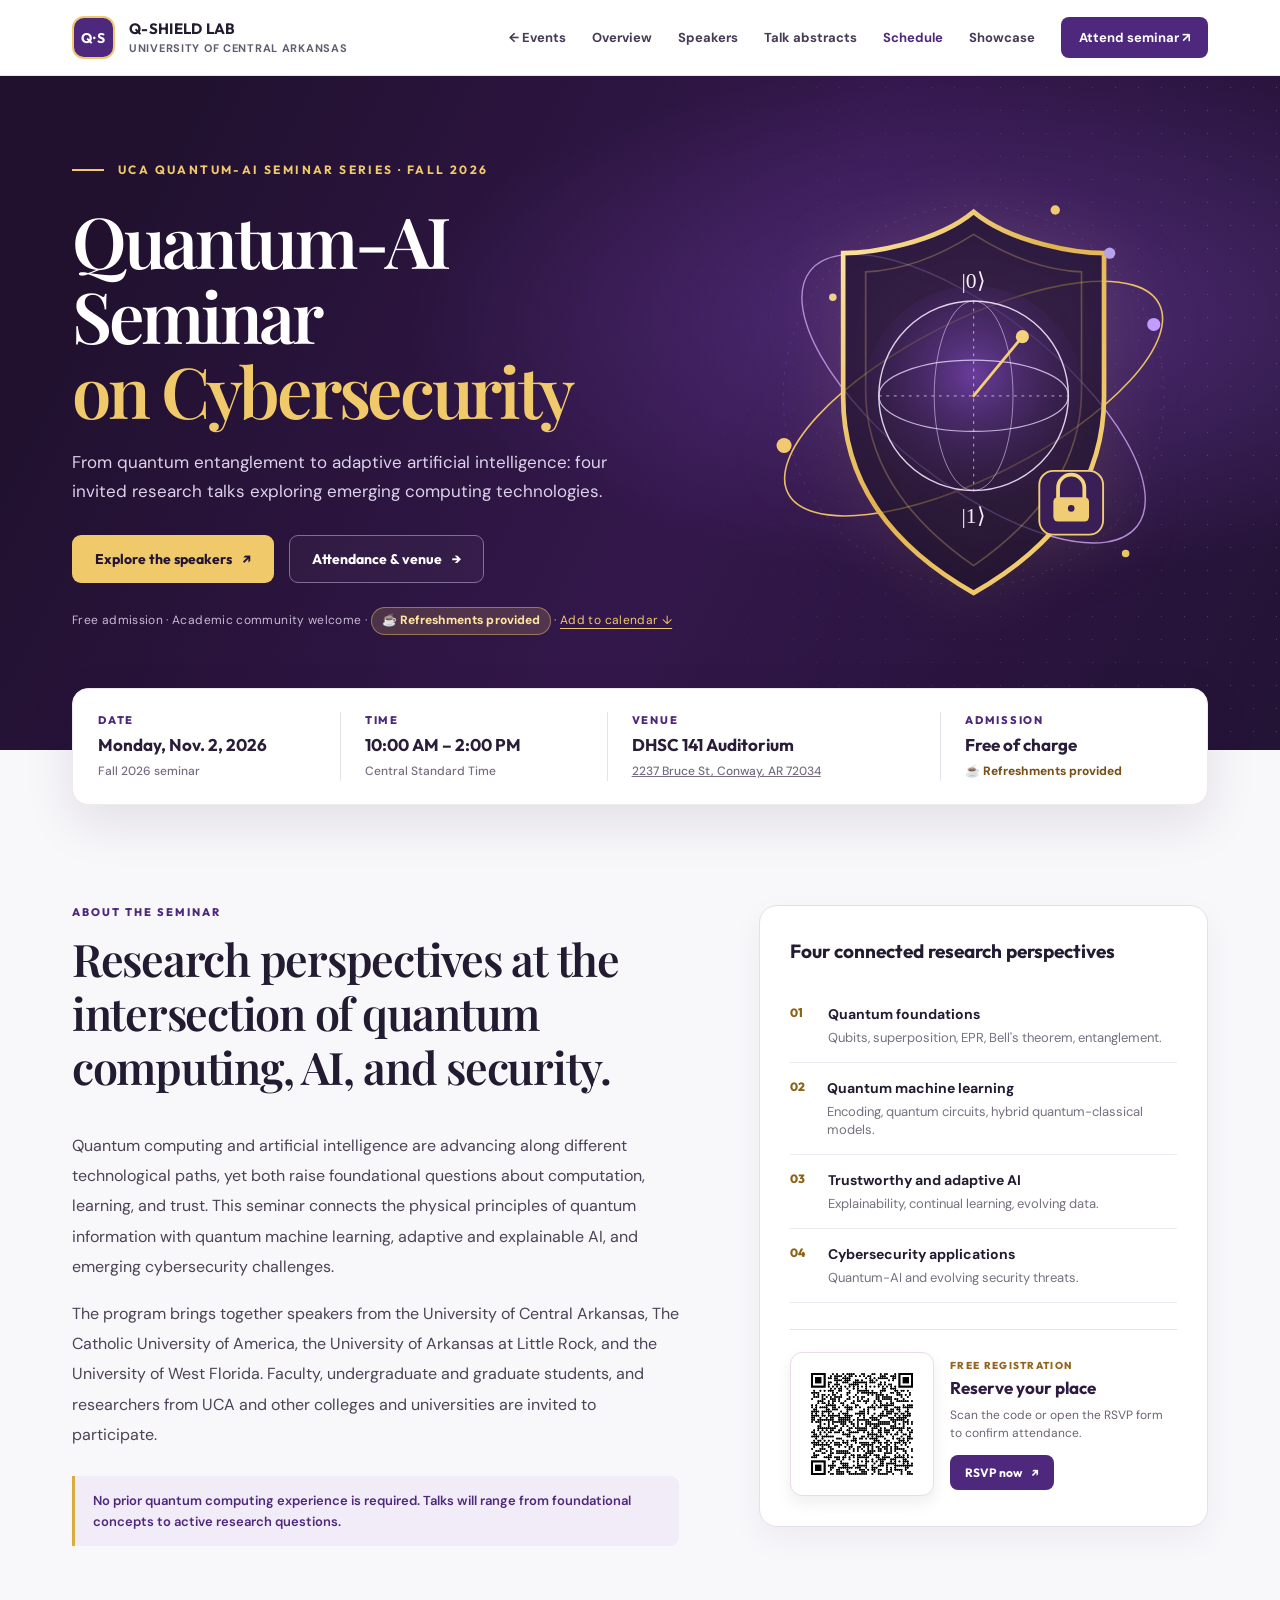
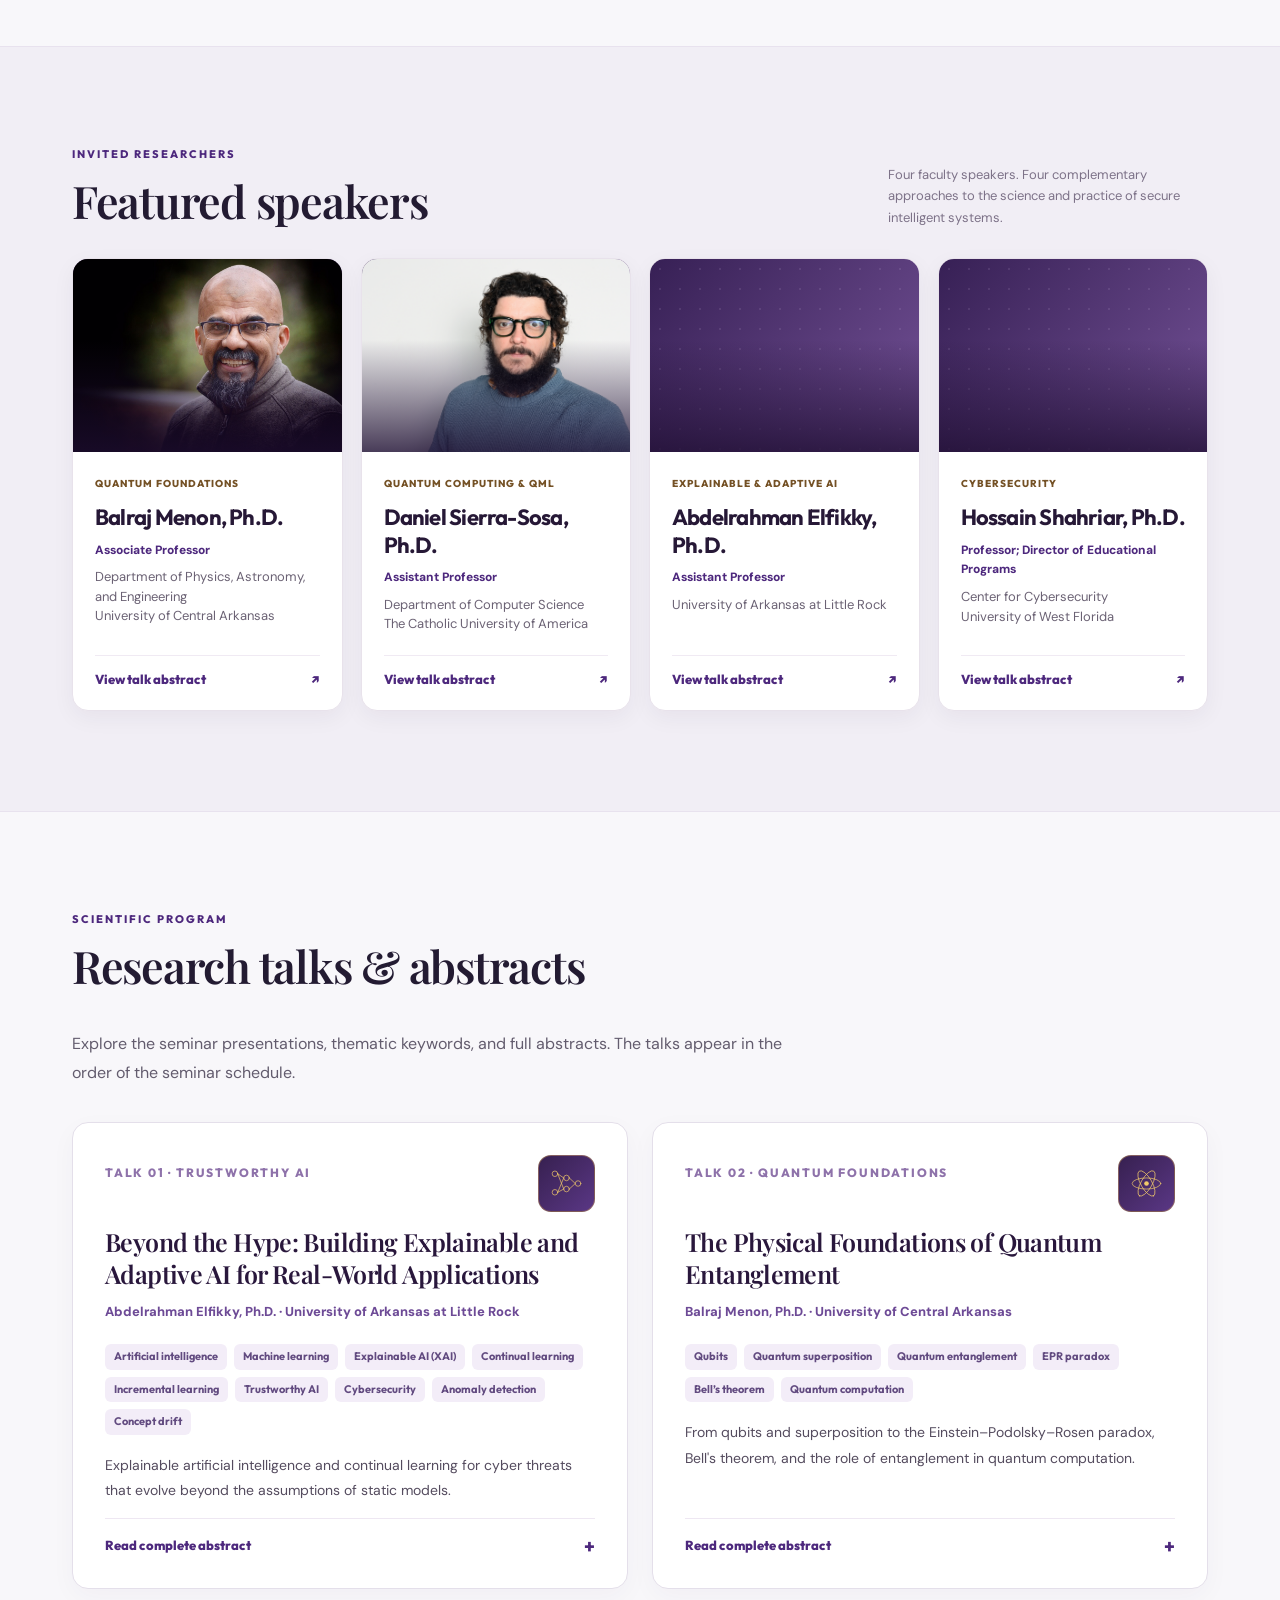
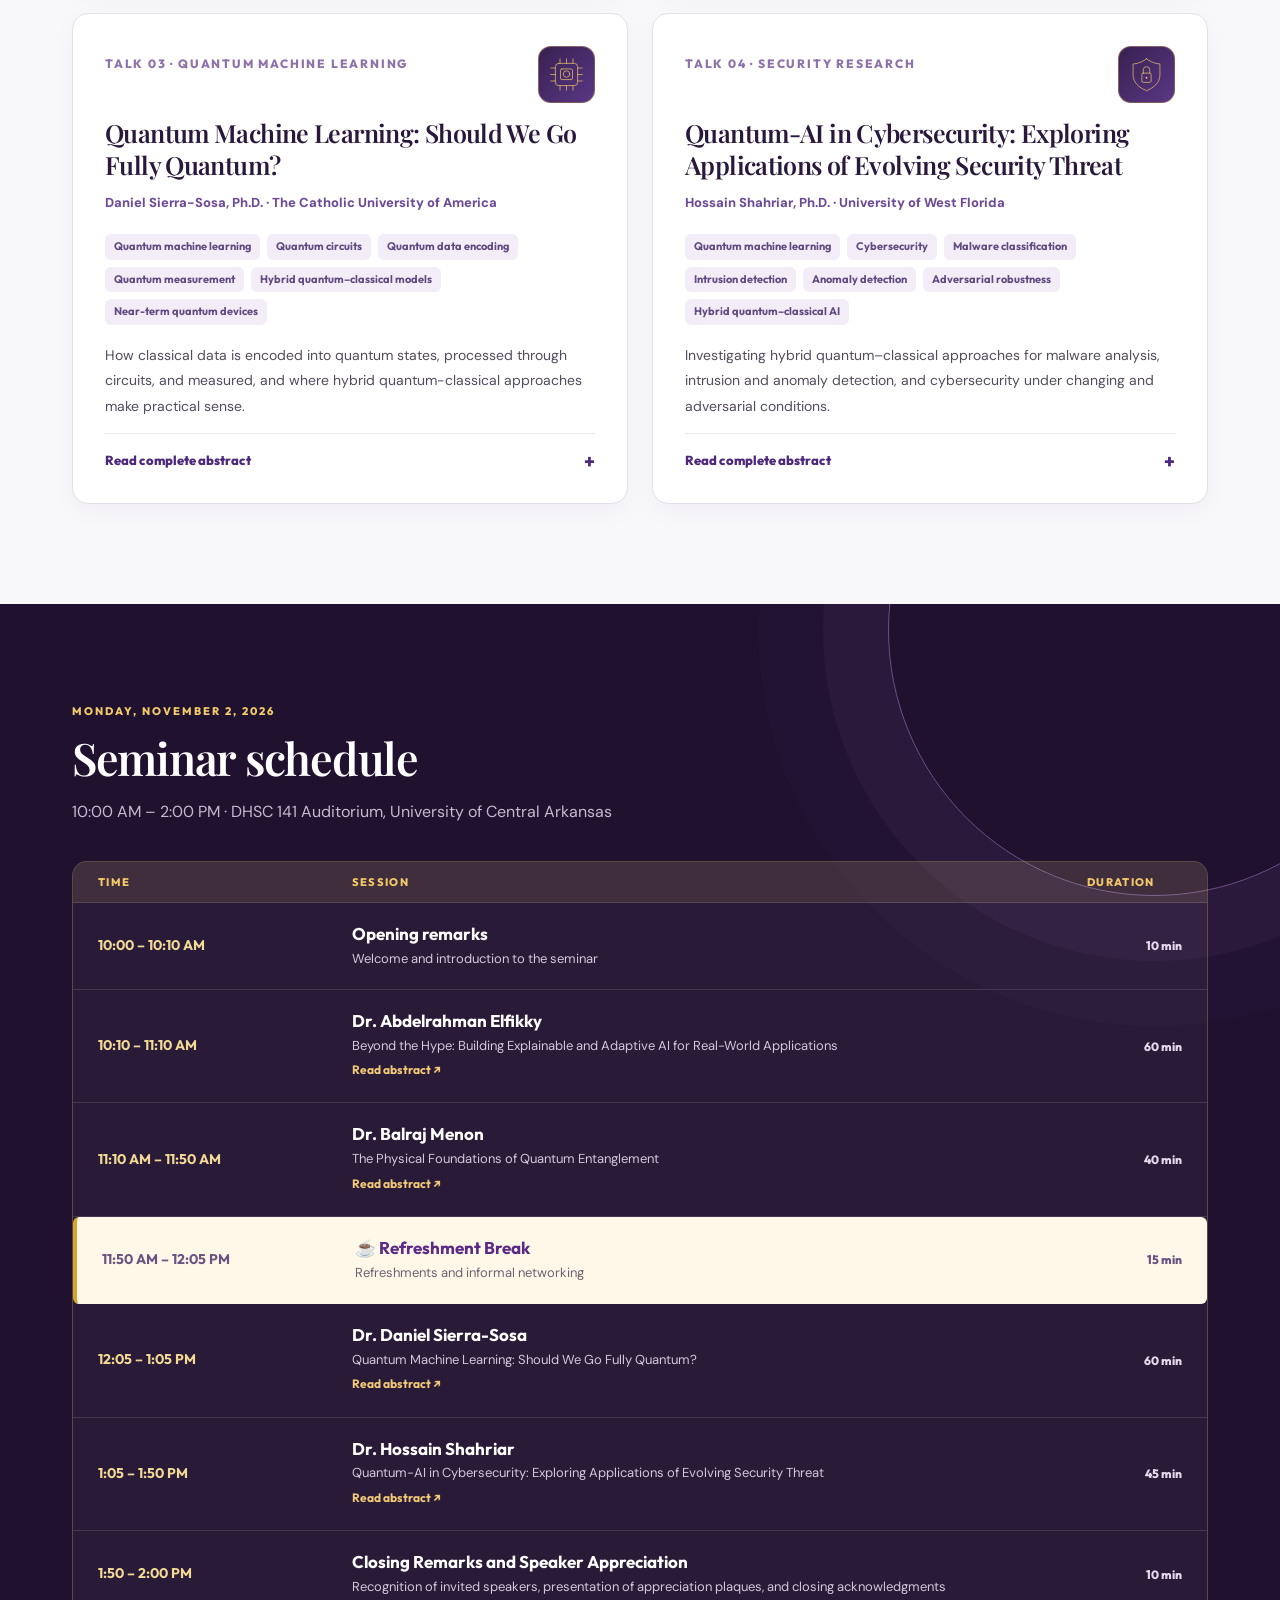
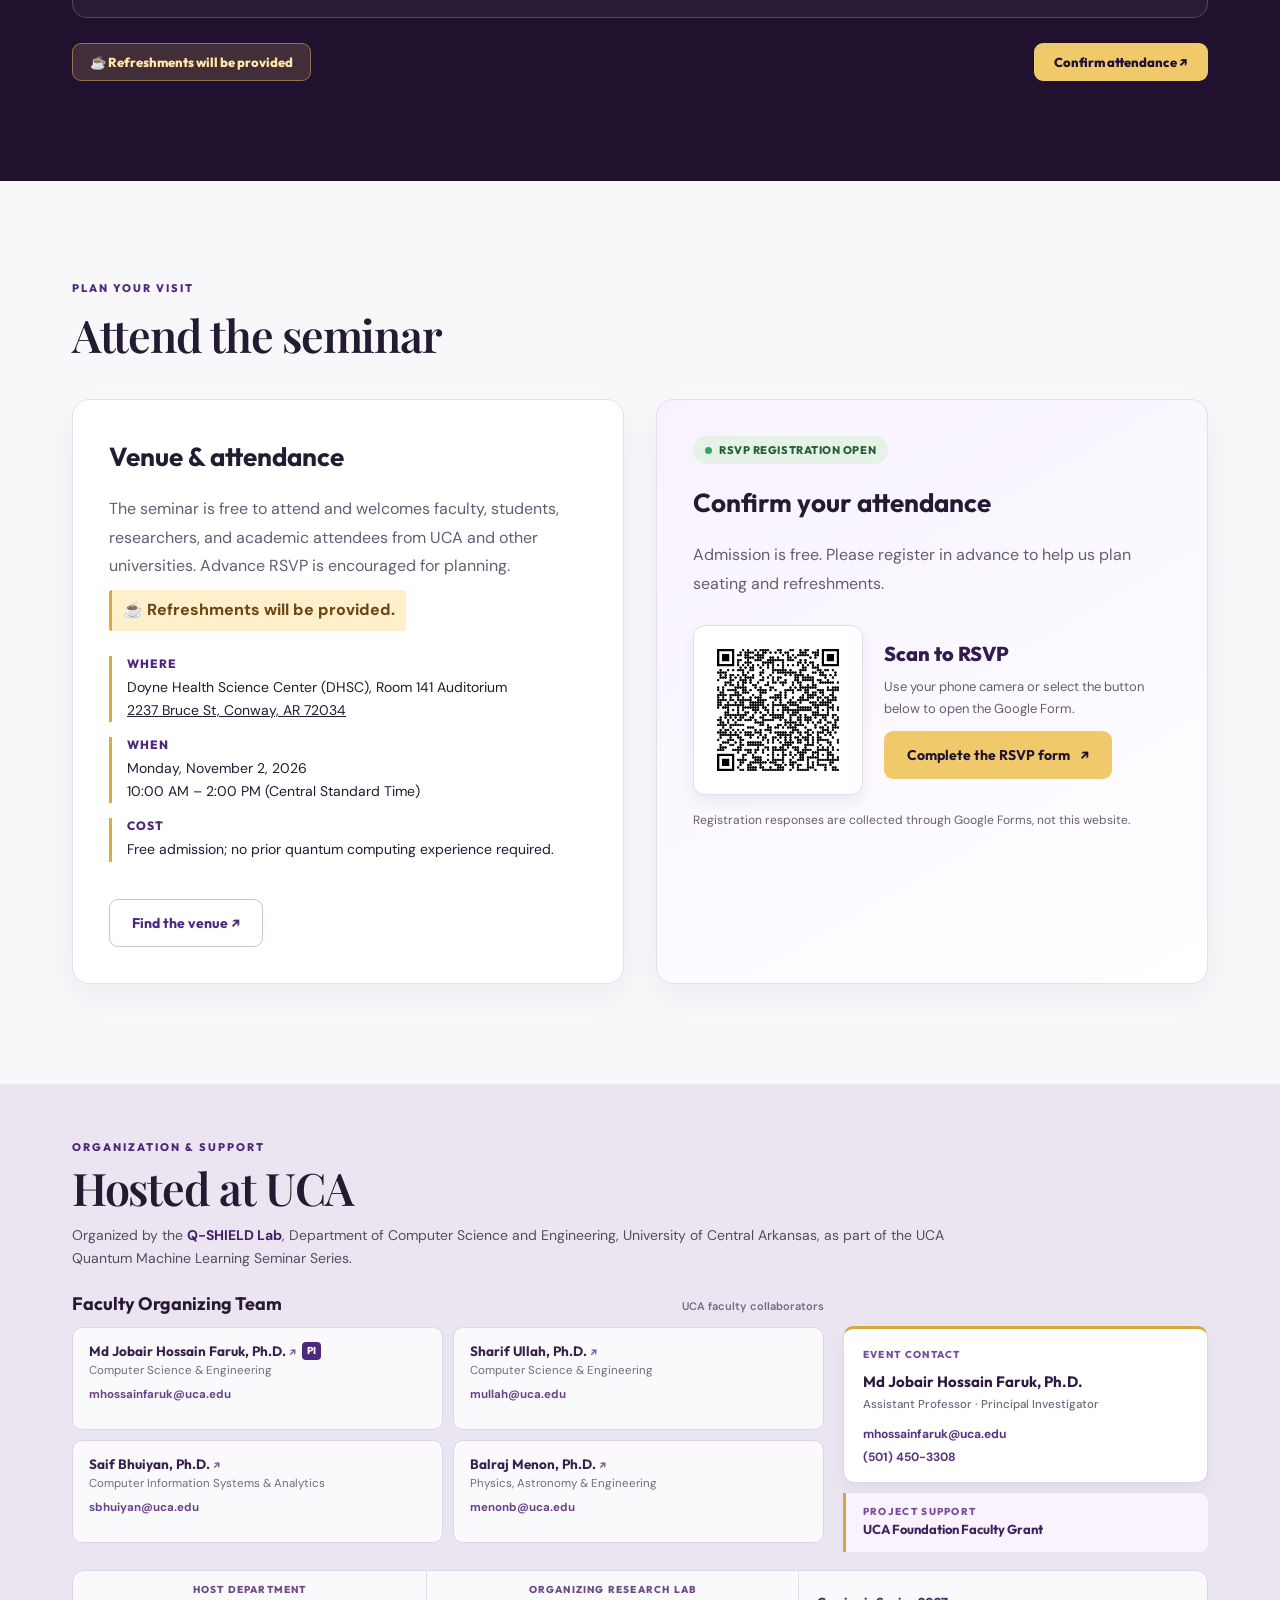
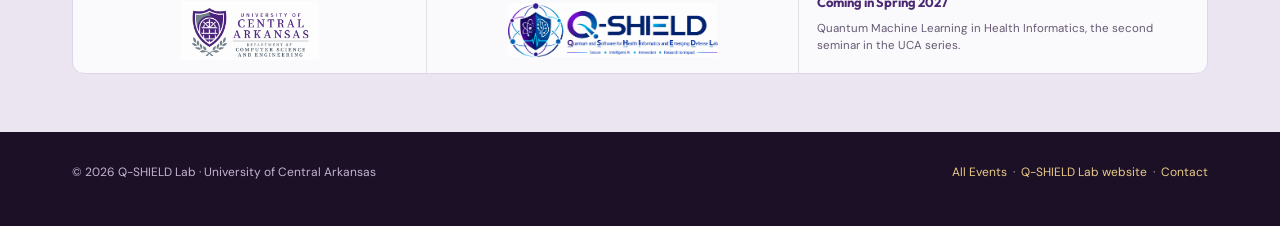
<file: Quantum-AI-Seminar-2026/index.html>
<!DOCTYPE html>

<html lang="en">

<head>

  <meta charset="utf-8">

  <meta name="viewport" content="width=device-width, initial-scale=1">

  <meta name="theme-color" content="#291540">

  <link rel="canonical" href="https://jobair-hossain.github.io/Q-Shield-Lab/Quantum-AI-Seminar-2026/">

  <link rel="icon" href="../assets/img/favicon.svg" type="image/svg+xml">

  <meta name="description" content="Quantum-AI Seminar on Cybersecurity at the University of Central Arkansas, November 2, 2026. Four invited talks on quantum foundations, quantum machine learning, trustworthy AI, and cybersecurity.">

  <title>Quantum-AI Seminar on Cybersecurity | UCA Q-SHIELD Lab</title>

  <link rel="preconnect" href="https://fonts.googleapis.com">

  <link rel="preconnect" href="https://fonts.gstatic.com" crossorigin>

  <link href="https://fonts.googleapis.com/css2?family=DM+Sans:wght@400;500;600;700;800&family=Outfit:wght@400;500;600;700;800&family=Playfair+Display:wght@500;600;700&display=swap" rel="stylesheet">

  <style>

    :root{--deep:#20112f;--deep2:#301845;--purple:#4d287d;--violet:#7551a6;--gold:#f0c96b;--gold2:#d9ac3f;--ink:#231b32;--muted:#635c6e;--paper:#f8f7fa;--stroke:#e4dfea;--white:#fff;--shadow:0 18px 50px rgba(28,16,50,.10)}

    *{box-sizing:border-box}html{scroll-behavior:smooth;scroll-padding-top:84px}body{margin:0;color:var(--ink);background:var(--paper);font:400 16px/1.65 'DM Sans',sans-serif;-webkit-font-smoothing:antialiased}a{color:inherit}button{font:inherit}.wrap{max-width:1200px;margin:0 auto;padding:0 32px}.skip-link{position:absolute;top:-80px;left:15px;background:#fff;color:#24143a;padding:12px;z-index:100}.skip-link:focus{top:12px}.serif{font-family:'Playfair Display',Georgia,serif}h1,h2,h3,p{margin-top:0}h2{font-family:'Playfair Display',Georgia,serif;letter-spacing:-.028em;font-weight:600;font-size:clamp(29px,3.5vw,46px);line-height:1.2}h3{font-family:'Outfit',sans-serif}::selection{background:#e2ceff;color:#220c38}

    .nav{height:76px;background:rgba(255,255,255,.97);border-bottom:1px solid #ebe5ee;position:sticky;top:0;z-index:30;backdrop-filter:blur(12px)}.nav-inner{height:100%;display:flex;align-items:center;justify-content:space-between;gap:18px}.brand{text-decoration:none;display:flex;align-items:center;gap:14px;min-width:0}.brand-mark{display:grid;place-items:center;width:43px;height:43px;background:var(--purple);color:#fff;font:700 14px/1 'Outfit',sans-serif;letter-spacing:.06em;border:2px solid var(--gold);border-radius:12px;flex-shrink:0}.brand-copy{display:flex;flex-direction:column;line-height:1.2}.brand-copy strong{font:700 15px 'Outfit',sans-serif;letter-spacing:.02em}.brand-copy span{font-size:11px;letter-spacing:.065em;color:var(--muted);font-weight:700;text-transform:uppercase;margin-top:4px}.nav-links{display:flex;align-items:center;gap:26px}.nav-links a{font-size:13px;font-weight:700;text-decoration:none;color:#463a55;transition:color .2s}.nav-links a:hover{color:var(--purple)}.nav-register{padding:10px 18px;border-radius:8px;background:var(--purple);color:#fff!important;white-space:nowrap}.nav-register:hover{background:#311852}

    .hero{position:relative;background:radial-gradient(ellipse at 78% 36%,rgba(117,69,176,.46),transparent 42%),linear-gradient(117deg,#21112f 12%,#33174b 55%,#231335 100%);color:#fff;overflow:hidden}.hero:after{content:"";position:absolute;inset:0;opacity:.30;pointer-events:none;background-image:radial-gradient(#bfa9e0 0.8px,transparent 0.8px);background-size:23px 23px;mask-image:linear-gradient(to left,#000,transparent 56%)}.hero-inner{min-height:580px;display:grid;grid-template-columns:1.15fr .85fr;align-items:center;gap:32px;padding-top:86px;padding-bottom:115px;position:relative;z-index:2}.eyebrow{color:var(--gold);font:700 12px/1.4 'Outfit',sans-serif;text-transform:uppercase;letter-spacing:.20em;display:flex;align-items:center;gap:14px}.eyebrow:before{content:"";display:inline-block;height:2px;width:32px;background:var(--gold)}.hero h1{font-family:'Playfair Display',Georgia,serif;font-weight:600;line-height:1.065;letter-spacing:-.047em;font-size:clamp(50px,5.5vw,78px);margin:24px 0 20px;max-width:715px}.hero h1 em{font-style:normal;color:var(--gold);display:block}.hero-lede{max-width:560px;color:#ddd2e9;font-size:17px;line-height:1.7;margin-bottom:30px}.hero-buttons{display:flex;align-items:center;flex-wrap:wrap;gap:15px}.btn{display:inline-flex;justify-content:center;align-items:center;gap:10px;font:700 14px 'Outfit',sans-serif;padding:14px 22px;border-radius:9px;text-decoration:none;transition:transform .18s,background .18s,border .18s;border:1px solid transparent}.btn:hover{transform:translateY(-2px)}.btn-gold{background:var(--gold);color:#211332}.btn-gold:hover{background:#ffdb8a}.btn-outline{border:1px solid #826d99;background:rgba(255,255,255,.03);color:#fff}.btn-outline:hover{background:rgba(255,255,255,.1)}.hero-note{margin-top:24px;color:#c8b9d4;font-size:12px;letter-spacing:.03em}.hero-art{max-width:500px;width:100%;justify-self:end;filter:drop-shadow(0 0 34px rgba(242,202,105,.14))}.hero-art svg{width:100%;height:auto;display:block}.hero-svg-ring{transform-origin:250px 250px;animation:orbital 38s linear infinite}@keyframes orbital{to{transform:rotate(360deg)}}

    .meta-rail{position:relative;z-index:5;margin-top:-62px}.meta-grid{display:grid;grid-template-columns:1fr 1fr 1.25fr 1fr;box-shadow:var(--shadow);background:#fff;border:1px solid #eee8ef;border-radius:16px;overflow:hidden}.meta-cell{padding:24px 25px;position:relative}.meta-cell+.meta-cell:before{content:"";height:60%;width:1px;background:#e7e1eb;position:absolute;left:0;top:20%}.meta-label{font:800 11px 'Outfit',sans-serif;color:var(--purple);letter-spacing:.16em;text-transform:uppercase;margin-bottom:7px}.meta-value{font:700 17px/1.35 'Outfit',sans-serif;color:#2a1d38}.meta-sub{font:500 12px/1.5 'DM Sans',sans-serif;color:#766b81;margin-top:5px}

    main section{scroll-margin-top:110px}.section{padding:100px 0}.section-eyebrow{font:800 11px 'Outfit',sans-serif;letter-spacing:.18em;color:var(--purple);text-transform:uppercase;margin:0 0 13px}.section-intro{max-width:750px;color:var(--muted);font-size:16px;line-height:1.8}.overview-grid{display:grid;grid-template-columns:1.15fr .85fr;gap:80px;align-items:start}.overview-copy p{line-height:1.9;color:#4c4357;font-size:16px}.topic-board{background:#fff;padding:30px;border:1px solid var(--stroke);border-radius:18px;box-shadow:0 12px 32px rgba(47,22,74,.05)}.topic-board h3{margin:0 0 21px;font-size:19px}.topic-item{display:flex;gap:14px;align-items:start;padding:14px 0;border-bottom:1px solid #eee9f0}.topic-item:last-child{border-bottom:0;padding-bottom:0}.topic-num{font:800 12px 'Outfit',sans-serif;color:#8c6215;width:24px;padding-top:2px}.topic-item strong{display:block;font-size:14px;margin-bottom:3px}.topic-item small{display:block;font-size:13px;color:#777080;line-height:1.45}.intro-note{border-left:3px solid var(--gold2);padding:14px 18px;background:#f2ecf8;color:var(--purple);border-radius:0 9px 9px 0;margin-top:25px;font-weight:600;font-size:13px}

    .speakers-section{background:#f1eef5;border-top:1px solid #e8e2ee;border-bottom:1px solid #e8e2ee}.section-header{display:flex;justify-content:space-between;align-items:end;gap:25px;margin-bottom:30px}.section-header h2{margin-bottom:0}.section-caption{color:#7d7288;font-size:13px;max-width:320px}.speaker-grid{display:grid;grid-template-columns:repeat(4,1fr);gap:18px}.speaker-card{background:#fff;border:1px solid #e8e2eb;border-radius:16px;overflow:hidden;box-shadow:0 7px 22px rgba(39,18,62,.05);display:flex;flex-direction:column;transition:transform .2s,box-shadow .2s}.speaker-card:hover{transform:translateY(-4px);box-shadow:0 16px 30px rgba(39,18,62,.10)}.speaker-art{height:154px;background:radial-gradient(circle at 75% 30%,rgba(195,153,243,.30),transparent 45%),linear-gradient(132deg,#301848,#5a3582);display:flex;align-items:center;justify-content:space-between;padding:25px;position:relative;overflow:hidden;color:var(--gold)}.speaker-art:before{content:"";position:absolute;inset:0;background-image:radial-gradient(#ceb7dd 0.85px,transparent 0.85px);background-size:20px 20px;opacity:.13}.speaker-art .initials{font:600 55px 'Playfair Display',serif;opacity:.2;color:#fff;position:absolute;right:20px;bottom:3px}.speaker-art svg{height:70px;width:70px;stroke:currentColor;position:relative;z-index:1;fill:none;stroke-width:1.3}.speaker-topic{font:800 10px 'Outfit',sans-serif;text-transform:uppercase;letter-spacing:.10em;color:#745125;margin-bottom:14px}.speaker-details{padding:25px 22px 23px;flex:1;display:flex;flex-direction:column}.speaker-details h3{font-size:22px;line-height:1.25;letter-spacing:-.035em;margin-bottom:9px;color:#261836}.speaker-rank{font-size:12px;color:var(--purple);font-weight:800;margin:0 0 7px}.speaker-inst{font-size:13px;color:#6b6274;line-height:1.5;margin:0 0 21px}.speaker-link{border-top:1px solid #f0eaf3;padding-top:15px;margin-top:auto;font:800 13px 'Outfit',sans-serif;text-decoration:none;color:var(--purple)}.speaker-link span{float:right}

    .talks-grid{display:grid;grid-template-columns:1fr 1fr;gap:24px;margin-top:35px}.talk{background:#fff;border-radius:16px;border:1px solid var(--stroke);padding:32px;box-shadow:0 8px 26px rgba(45,21,74,.035);display:flex;flex-direction:column}.talk-number{font:800 12px 'Outfit',sans-serif;color:#8e72aa;letter-spacing:.15em;margin-bottom:14px}.talk h3{font:600 25px/1.28 'Playfair Display',Georgia,serif;letter-spacing:-.025em;color:#29173c;margin-bottom:11px}.talk-presenter{font-size:13px;font-weight:800;color:#6d4a96;margin-bottom:21px}.talk p{color:#544b5e;font-size:14px;line-height:1.8}.talk details{border-top:1px solid #eee7f2;margin-top:auto;padding-top:18px}.talk summary{font:800 13px 'Outfit',sans-serif;color:var(--purple);cursor:pointer;list-style:none;display:flex;justify-content:space-between}.talk summary::-webkit-details-marker{display:none}.talk summary:after{content:'+';font-size:19px;line-height:1}.talk details[open] summary:after{content:'−'}.talk details .full{margin-top:17px;padding-top:15px;border-top:1px dashed #e7dceb}.talk details .full p:last-child{margin-bottom:0}.keyword-list{display:flex;flex-wrap:wrap;gap:7px;margin-bottom:18px}.keyword-list span{background:#f3edf8;color:#624b80;font:700 11px 'Outfit',sans-serif;padding:6px 9px;border-radius:6px}.awaiting{padding:12px 14px;border-radius:8px;background:#faf7ef;font-size:13px;color:#71542a;margin-top:auto}

    .program{background:var(--deep);color:#fff;position:relative;overflow:hidden}.program:before{content:"";position:absolute;top:-240px;right:-140px;width:530px;height:530px;border:1px solid #6d5187;border-radius:50%;box-shadow:0 0 0 65px rgba(127,98,156,.07),0 0 0 130px rgba(127,98,156,.035)}.program .section-eyebrow{color:var(--gold)}.program h2{max-width:620px}.program-copy{color:#c6b9cf;max-width:700px}.program-grid{margin-top:38px;display:grid;grid-template-columns:repeat(4,1fr);gap:15px;position:relative}.program-step{border:1px solid #5d436e;background:rgba(255,255,255,.035);border-radius:14px;padding:25px 21px;min-height:170px}.program-step small{color:var(--gold);font:800 12px 'Outfit',sans-serif;letter-spacing:.12em}.program-step strong{display:block;font:700 18px/1.35 'Outfit',sans-serif;margin:14px 0 8px}.program-step p{color:#bfb0cb;font-size:13px;line-height:1.6;margin:0}.program-note{font-size:12px;color:#ac9eb9;margin:21px 0 0}

    .attend-grid{display:grid;grid-template-columns:1fr 1fr;gap:32px;align-items:stretch}.attend-card{border:1px solid var(--stroke);border-radius:17px;background:#fff;padding:36px;box-shadow:0 12px 32px rgba(43,21,67,.05)}.attend-card h3{font-size:26px;margin-bottom:16px}.attend-card p{color:#665c71;line-height:1.8}.attend-card .btn{margin-top:12px}.venue-facts{display:grid;gap:15px;margin:25px 0}.venue-facts div{border-left:3px solid var(--gold2);padding-left:15px}.venue-facts strong{display:block;font:800 12px 'Outfit',sans-serif;color:var(--purple);text-transform:uppercase;letter-spacing:.08em}.venue-facts span{display:block;margin-top:5px;font-size:14px}.rsvp-card{background:linear-gradient(150deg,#f8f2ff,#fff)}.rsvp-status{display:inline-flex;align-items:center;gap:7px;background:#f1e8fa;color:var(--purple);border-radius:20px;padding:7px 12px;font:800 11px 'Outfit',sans-serif;letter-spacing:.05em;text-transform:uppercase;margin-bottom:18px}.dot{width:7px;height:7px;border-radius:100%;background:#916ab7;display:inline-block}.registration-help{font-size:12px!important;margin-top:15px}.rsvp-primary{display:none}.rsvp-fallback{display:inline-flex}

    .organizer{background:#ebe5f1}.organizer-inner{display:grid;grid-template-columns:1fr 1fr;gap:60px}.organizer h2{margin-bottom:18px}.organizer p{color:#594e63}.org-lockup{background:#fff;border:1px solid #e0d7e9;border-radius:17px;padding:30px;display:flex;gap:20px;align-items:center}.org-monogram{border-radius:12px;background:var(--purple);color:var(--gold);padding:17px;font:800 18px 'Outfit',sans-serif;border:2px solid var(--gold2);white-space:nowrap}.org-lockup strong{font:700 19px 'Outfit',sans-serif;color:#261a38;display:block}.org-lockup small{display:block;color:#62576c;margin-top:5px;font-size:12px;line-height:1.7}.faculty-team{display:grid;gap:7px;font-size:12px;color:#60576a;border-left:3px solid var(--gold2);padding-left:16px;margin:20px 0}.faculty-team strong{font:800 13px 'Outfit',sans-serif;color:var(--purple)}.contact-inline a{color:var(--purple);font-weight:700;text-decoration:none}.contact-inline a:hover{text-decoration:underline}

    .footer{background:#1c1027;color:#c4b4d1;padding:31px 0;font-size:12px}.footer-inner{display:flex;justify-content:space-between;gap:20px;align-items:center}.footer a{color:#e9cb87;text-decoration:none}.footer a:hover{text-decoration:underline}

    :focus-visible{outline:3px solid #e0b641;outline-offset:4px}

    @media(max-width:1000px){.speaker-grid{grid-template-columns:repeat(2,1fr)}.hero-inner{grid-template-columns:1.1fr .9fr}.hero h1{font-size:clamp(48px,5vw,65px)}.overview-grid{gap:30px}.meta-cell{padding:20px 17px}.meta-value{font-size:15px}}

    @media(max-width:720px){.wrap{padding:0 20px}.nav{height:70px}.nav-inner{gap:8px}.brand-copy span{display:none}.nav-links{gap:12px}.nav-links a:not(.nav-register){display:none}.nav-register{font-size:12px;padding:10px 14px}.hero-inner{display:flex;flex-direction:column;gap:5px;align-items:start;padding-top:66px;padding-bottom:100px}.hero h1{font-size:clamp(46px,10vw,68px)}.hero-art{width:min(320px,78%);align-self:center;opacity:.8;margin-top:-20px}.hero-lede{font-size:15px}.meta-grid{grid-template-columns:1fr 1fr}.meta-cell:nth-child(3):before{display:none}.meta-cell:nth-child(n+3){border-top:1px solid #e8e1ec}.section{padding:68px 0}.overview-grid,.talks-grid,.attend-grid,.organizer-inner{grid-template-columns:1fr;gap:20px}.section-header{display:block}.section-caption{margin-top:12px}.program-grid{grid-template-columns:1fr 1fr}.org-lockup{padding:20px}.footer-inner{display:block}.footer-inner p{margin-bottom:10px}}

    @media(max-width:470px){.speaker-grid,.program-grid{grid-template-columns:1fr}.speaker-art{height:120px}.speaker-details h3{font-size:23px}.meta-cell{padding:17px 14px}.meta-value{font-size:14px}.meta-sub{font-size:11px}.talk{padding:25px}.attend-card{padding:26px}.brand-copy strong{font-size:12px}.brand-mark{width:39px;height:39px}.btn{font-size:13px}}

    @media(prefers-reduced-motion:reduce){html{scroll-behavior:auto}*,*:before,*:after{animation:none!important;transition:none!important}}

    @media print{.nav,.hero-art,.hero-buttons,.footer{display:none}.hero{color:#24143a;background:white}.hero h1,.hero h1 em{color:#24143a}.hero-inner{min-height:0;padding:20px 0}.hero-lede{color:#24143a}.meta-rail{margin:0}.section{padding:25px 0}.speaker-grid{grid-template-columns:repeat(4,1fr)}.speaker-art{height:80px}.talks-grid{display:block}.talk{break-inside:avoid;margin-bottom:20px}}

    /* Faculty portrait cards. Images are hosted locally in this seminar folder. */

    .speaker-art{height:193px;padding:0;justify-content:center;background:linear-gradient(130deg,#372055,#735196)}

    .speaker-art:before{z-index:0;opacity:.13}

    .speaker-photo{display:block;width:100%;height:100%;position:absolute;inset:0;object-fit:cover;object-position:center 22%;z-index:0;transition:transform .35s ease;filter:saturate(.94)}

    .speaker-card:hover .speaker-photo{transform:scale(1.035)}

    .speaker-art--menon .speaker-photo{object-position:center 19%}

    .speaker-art--elfikky .speaker-photo{object-position:center 20%}

    .speaker-art--sierra .speaker-photo{object-position:center 16%}

    .speaker-art--shahriar .speaker-photo{object-position:center 23%}

    .speaker-photo-scrim{position:absolute;z-index:1;inset:42% 0 0;background:linear-gradient(to bottom,transparent,rgba(30,13,49,.78));pointer-events:none}

    .speaker-art .initials{display:none}

    .speaker-art.photo-missing .initials{display:block;opacity:.42;position:relative;z-index:2;right:auto;bottom:auto;font-size:68px}

    .speaker-photo-label{position:absolute;left:17px;bottom:20px;z-index:2;font:800 13px/1.15 'Outfit',sans-serif;letter-spacing:.015em;color:#fff;text-shadow:0 1px 7px rgba(19,6,37,.62)}

    .speaker-photo-credit{position:absolute;right:10px;bottom:5px;z-index:3;font:600 9px 'DM Sans',sans-serif;color:rgba(255,255,255,.9);text-decoration:none}

    .speaker-photo-credit:hover{text-decoration:underline}

    .talk-top{display:flex;align-items:start;justify-content:space-between;gap:16px;margin-bottom:14px}

    .talk-top .talk-number{margin:10px 0 0}

    .talk-symbol{display:grid;place-items:center;flex:0 0 57px;width:57px;height:57px;background:linear-gradient(135deg,#372050,#5a3785);color:var(--gold);border:1px solid rgba(201,153,80,.46);border-radius:13px}

    .talk-symbol svg{width:37px;height:37px;fill:none;stroke:currentColor;stroke-width:1.5;stroke-linecap:round;stroke-linejoin:round}

    .abstract-draft-note{font-size:12px!important;line-height:1.5!important;background:#fff9ed;border-left:3px solid #d9ad55;color:#6c5027!important;padding:10px 13px;border-radius:0 7px 7px 0;margin-bottom:21px}

    .keyword-list{gap:7px}

    .keyword-list span{line-height:1.25}

    @media(max-width:470px){.speaker-art{height:220px}.speaker-photo-label{font-size:15px}}

    @media print{.speaker-art{height:105px}.speaker-photo-credit{display:none}}

  
/* 2026 event update: registration, schedule, and Q-SHIELD logo */
.nav-schedule{color:var(--purple)!important}
.refreshments-pill{display:inline-block;background:rgba(240,201,107,.17);border:1px solid rgba(240,201,107,.45);border-radius:40px;padding:3px 10px;color:#ffe4a3;font-weight:800;letter-spacing:.005em}
.meta-refreshments{color:#7a5015;font-weight:800}
.board-rsvp{margin-top:26px;padding-top:22px;border-top:1px solid #e7deeb;display:grid;grid-template-columns:144px minmax(0,1fr);gap:16px;align-items:center}
.board-qr-link,.rsvp-qr-link{display:inline-flex;justify-content:center;align-items:center;background:#fff;padding:6px;border:1px solid #e6dced;border-radius:12px;box-shadow:0 7px 16px rgba(32,17,47,.07);width:max-content;max-width:100%;flex-shrink:0}
.board-qr-link img,.rsvp-qr-link img{display:block;max-width:100%;height:auto;image-rendering:auto}
.board-rsvp-kicker{font:800 10px 'Outfit',sans-serif;letter-spacing:.13em;text-transform:uppercase;color:#93651e;margin-bottom:5px}
.board-rsvp-content strong{display:block;font:700 17px/1.3 'Outfit',sans-serif;color:#2f1a42}
.board-rsvp-content p{font-size:12px;line-height:1.55;color:#6c6173;margin:7px 0 12px}
.board-rsvp-button{display:inline-flex;align-items:center;gap:9px;padding:10px 15px;border-radius:8px;text-decoration:none;font:700 12px 'Outfit',sans-serif;background:var(--purple);color:#fff;transition:background .2s}
.board-rsvp-button:hover{background:#311852}
.schedule-layout{position:relative;z-index:1}.program h2{max-width:none;margin-bottom:14px}
.schedule-table{margin-top:36px;border-radius:15px;border:1px solid rgba(240,201,107,.26);overflow:hidden;background:rgba(255,255,255,.045);position:relative}
.schedule-row{display:grid;grid-template-columns:minmax(180px,1.3fr) minmax(0,4fr) 95px;align-items:center;gap:22px;padding:20px 25px;border-bottom:1px solid rgba(255,255,255,.12)}
.schedule-row:last-child{border-bottom:0}
.schedule-head{background:rgba(240,201,107,.11);color:var(--gold);font:800 11px 'Outfit',sans-serif;letter-spacing:.12em;text-transform:uppercase;padding-top:13px;padding-bottom:13px}
.schedule-time{font:700 14px/1.4 'Outfit',sans-serif;color:#f2d995}
.schedule-content strong{display:block;font:700 17px/1.35 'Outfit',sans-serif;color:#fff;margin-bottom:3px}
.schedule-content span{display:block;color:#d2c7dd;font-size:13px;line-height:1.55}
.schedule-content a{display:inline-block;color:#f0ca76;font:700 12px 'Outfit',sans-serif;margin-top:6px;text-decoration:none}
.schedule-content a:hover{text-decoration:underline}
.schedule-duration{color:#e4d8ed;font:800 12px 'Outfit',sans-serif;text-align:right;white-space:nowrap}
.schedule-bottom{display:flex;align-items:center;justify-content:space-between;gap:18px;margin-top:25px;flex-wrap:wrap}
.schedule-refresh{background:rgba(240,201,107,.16);color:#ffe6a5;border:1px solid rgba(240,201,107,.45);padding:10px 17px;border-radius:9px;font:800 13px 'Outfit',sans-serif}
.schedule-rsvp{text-decoration:none;background:var(--gold);color:#221132;padding:11px 20px;font:800 13px 'Outfit',sans-serif;border-radius:9px}
.refreshments-inline{color:#6c4614;display:inline-block;background:#fff0cb;border-left:3px solid #d9ac3f;padding:6px 11px;border-radius:3px;margin-top:9px;font-weight:800}
.rsvp-action-grid{display:grid;grid-template-columns:170px minmax(0,1fr);gap:21px;align-items:center;margin-top:26px;margin-bottom:12px}
.rsvp-action-content strong{font:800 20px 'Outfit',sans-serif;color:#321b4e}
.rsvp-action-content p{font-size:13px;line-height:1.65;margin-top:7px;margin-bottom:8px}
.rsvp-action-content .btn{margin-top:4px}
.rsvp-card .rsvp-status{background:#e7f2e6;color:#245f36}
.rsvp-card .dot{background:#38a365}
.org-logo-card{padding:22px;background:#fff;display:block;overflow:hidden}
.org-logo-image{display:block;width:100%;height:auto;max-height:235px;object-fit:contain}
@media(max-width:1100px){.board-rsvp{grid-template-columns:110px minmax(0,1fr)}.board-qr-link img{width:110px;height:110px}.rsvp-action-grid{grid-template-columns:140px minmax(0,1fr)}.rsvp-qr-link img{width:140px;height:140px}.nav-links{gap:17px}}
@media(max-width:720px){.nav-links a:not(.nav-register):not(.nav-schedule){display:none}.nav-links a.nav-schedule{display:inline-flex!important;font-size:12px!important}.schedule-row{grid-template-columns:minmax(0,1fr) 70px;gap:8px 14px;padding:17px 18px}.schedule-head{display:none}.schedule-time{grid-column:1/-1;font-size:12px}.schedule-content strong{font-size:15px}.schedule-duration{align-self:start}.board-rsvp{grid-template-columns:126px 1fr}.board-qr-link img{width:126px;height:126px}.rsvp-action-grid{grid-template-columns:140px minmax(0,1fr)}}
@media(max-width:470px){.board-rsvp{grid-template-columns:96px 1fr;gap:11px}.board-qr-link{padding:3px}.board-qr-link img{width:96px;height:96px}.board-rsvp-content strong{font-size:14px}.board-rsvp-content p{font-size:11px}.board-rsvp-button{padding:8px 11px;font-size:11px}.rsvp-action-grid{grid-template-columns:1fr;justify-items:start}.rsvp-action-content .btn{font-size:12px}.org-logo-card{padding:13px}.nav-links{gap:9px}.nav-register{padding:9px 10px}.brand{gap:8px}.brand-copy strong{font-size:11px}.brand-mark{width:35px;height:35px}}
@media print{.schedule-table{border:1px solid #bbb;background:#fff}.schedule-row{color:#222;border-color:#ddd}.schedule-time,.schedule-content strong,.schedule-content span,.schedule-duration{color:#222}.rsvp-qr-link,.board-qr-link{box-shadow:none}}

  
/* Student Research & Capstone Showcase: standalone component. */
.showcase-section{background:#fff;border-bottom:1px solid #e9e2ee}
.showcase-layout{display:grid;grid-template-columns:minmax(0,1.18fr) minmax(290px,.82fr);align-items:center;gap:clamp(34px,5vw,75px)}
.showcase-copy h2{max-width:680px;margin-bottom:25px}
.showcase-copy h2 span{color:var(--purple)}
.showcase-copy p{max-width:690px;font-size:16px;line-height:1.85;color:#504758;margin-bottom:16px}
.showcase-tags{display:flex;flex-wrap:wrap;gap:10px;margin-top:27px}
.showcase-tags span{font:700 12px/1.3 'Outfit',sans-serif;color:#563479;background:#f3eff8;border:1px solid #e5dcec;border-radius:50px;padding:9px 14px}
.showcase-feature{position:relative;overflow:hidden;border-radius:20px;padding:35px 36px;background:linear-gradient(145deg,#29153e,#4a286b);color:#fff;box-shadow:0 20px 42px rgba(42,20,67,.14)}
.showcase-feature:before{content:"";position:absolute;width:240px;height:240px;right:-120px;top:-120px;border:1px solid rgba(240,201,107,.35);border-radius:100%;box-shadow:0 0 0 38px rgba(240,201,107,.035),0 0 0 78px rgba(240,201,107,.025);pointer-events:none}
.showcase-icon{display:flex;align-items:center;justify-content:center;width:82px;height:82px;border:1px solid rgba(240,201,107,.48);border-radius:17px;background:rgba(255,255,255,.045);color:var(--gold);margin-bottom:24px}
.showcase-icon svg{width:58px;height:58px}
.showcase-feature-label{font:800 11px/1.4 'Outfit',sans-serif;letter-spacing:.16em;text-transform:uppercase;color:var(--gold);margin-bottom:10px}
.showcase-feature h3{font:600 28px/1.24 'Playfair Display',Georgia,serif;margin-bottom:13px;letter-spacing:-.02em;color:#fff}
.showcase-feature p{color:#e3d9ed;font-size:14px;line-height:1.75;margin:0 0 20px}
.showcase-feature-link{color:var(--gold);font:800 13px 'Outfit',sans-serif;text-decoration:none;border-bottom:1px solid rgba(240,201,107,.55);padding-bottom:4px}
.showcase-feature-link:hover,.showcase-feature-link:focus-visible{color:#ffe2a0;border-color:#ffe2a0}
@media(max-width:820px){.showcase-layout{grid-template-columns:1fr;gap:32px}.showcase-feature{max-width:600px}}
@media(max-width:470px){.showcase-feature{padding:28px 24px}.showcase-feature h3{font-size:25px}.showcase-tags span{font-size:11px}}
@media print{.showcase-section{background:white}.showcase-feature{background:white;color:#29153e;border:1px solid #bbb;box-shadow:none}.showcase-feature h3,.showcase-feature p,.showcase-feature-label,.showcase-feature-link{color:#29153e}}


/* ================================================
   COMPACT ORGANIZATION & SUPPORT: Seminar 2026
   Replace the previous org2026 CSS block with this.
   ================================================ */
.organizer.org2026-section{padding:56px 0 58px;background:#ebe5f1}
.org2026-header{margin-bottom:22px}
.org2026-header .section-eyebrow{margin-bottom:7px}
.org2026-header h2{margin:0 0 10px}
.organizer .org2026-intro{font-size:14px;line-height:1.65;max-width:900px;margin:0;color:#574b61}
.org2026-intro strong{color:#422267}
.org2026-main{display:grid;grid-template-columns:minmax(0,1.75fr) minmax(265px,.85fr);gap:19px;align-items:stretch}
.org2026-team-area{min-width:0}
.org2026-team-heading{display:flex;gap:14px;align-items:baseline;justify-content:space-between;margin-bottom:11px}
.org2026-team-heading h3{font:700 18px/1.3 'Outfit',sans-serif;color:#281936;margin:0}
.org2026-team-heading>span{font:600 11px 'DM Sans',sans-serif;color:#776985;white-space:nowrap}
.org2026-directory{display:grid;grid-template-columns:repeat(2,minmax(0,1fr));gap:10px}
.org2026-person{display:flex;flex-direction:column;align-items:start;justify-content:start;min-width:0;min-height:103px;padding:14px 16px;background:rgba(255,255,255,.76);border:1px solid #dfd5e6;border-radius:10px}
.org2026-person-top{display:flex;align-items:center;gap:6px;min-width:0;width:100%;margin-bottom:3px}
.org2026-person-name{font:700 13.5px/1.38 'Outfit',sans-serif;color:#39214f;text-decoration:none}
.org2026-person-name:hover,.org2026-email:hover{text-decoration:underline;text-underline-offset:3px}
.org2026-person-name span{font-size:11px;color:#805ca4}
.org2026-pi{flex:0 0 auto;font:800 10px/1 'Outfit',sans-serif;background:#4d287d;color:white;border-radius:4px;padding:4px 5px}
.org2026-dept{font:400 11.5px/1.4 'DM Sans',sans-serif;color:#746a7a}
.org2026-email{font:700 11.5px/1.45 'DM Sans',sans-serif;color:#68438c;text-decoration:none;overflow-wrap:anywhere;margin-top:7px}
.org2026-side{display:grid;grid-template-rows:1fr auto;gap:10px;min-width:0;padding-top:34px}
.org2026-contact-card{min-width:0;display:flex;flex-direction:column;align-items:start;gap:5px;padding:19px 19px 16px;background:#fff;border:1px solid #ded3e7;border-top:3px solid #d5a93e;border-radius:11px;box-shadow:0 8px 18px rgba(36,19,55,.045)}
.org2026-kicker{font:800 10px/1.35 'Outfit',sans-serif;color:#7b4a9b;letter-spacing:.13em;margin-bottom:5px}
.org2026-contact-card>strong{font:700 15px/1.3 'Outfit',sans-serif;color:#2e1a40}
.org2026-contact-rank{font:500 11.5px/1.5 'DM Sans',sans-serif;color:#72667b;margin-bottom:6px}
.org2026-contact-card a{font:700 12px/1.5 'DM Sans',sans-serif;color:#583282;text-decoration:none;overflow-wrap:anywhere}
.org2026-contact-card a:hover{text-decoration:underline;text-underline-offset:3px}
.org2026-grant{padding:12px 17px 13px;border-left:3px solid #d5a93e;background:#f8f3fc;border-radius:0 9px 9px 0}
.org2026-grant .org2026-kicker{margin-bottom:3px}
.org2026-grant strong{display:block;font:700 13px/1.35 'Outfit',sans-serif;color:#3d2460}
.org2026-brand-strip{display:grid;grid-template-columns:minmax(0,1fr) minmax(0,1.05fr) minmax(0,1.15fr);gap:0;margin-top:18px;border:1px solid #ded5e6;border-radius:12px;background:rgba(255,255,255,.78);overflow:hidden;align-items:center}
.org2026-brand-item{min-width:0;padding:13px 18px;display:flex;flex-direction:column;align-items:center;gap:5px;border-right:1px solid #e6dfea}
.org2026-brand-item>span{font:800 10px/1.2 'Outfit',sans-serif;letter-spacing:.12em;color:#6d4b86}
.org2026-brand-item img{width:100%;max-width:195px;height:59px;object-fit:contain;display:block}
.org2026-brand-lab img{max-width:210px;height:59px}
.org2026-next{padding:12px 18px}
.org2026-next strong{font:700 13px/1.35 'Outfit',sans-serif;color:#4b2973}
.organizer .org2026-next p{font-size:11.5px;line-height:1.5;color:#675a73;margin:4px 0 0}
@media(max-width:850px){
  .org2026-main{grid-template-columns:1fr}
  .org2026-side{grid-template-columns:1.2fr .8fr;grid-template-rows:auto;padding-top:0;align-items:stretch}
  .org2026-brand-strip{grid-template-columns:1fr 1fr}
  .org2026-brand-lab{border-right:0}
  .org2026-next{grid-column:1/-1;border-top:1px solid #e6dfea;text-align:center}
}
@media(max-width:520px){
  .organizer.org2026-section{padding:48px 0}
  .org2026-team-heading{display:block}
  .org2026-team-heading>span{display:block;margin-top:5px}
  .org2026-directory{grid-template-columns:1fr}
  .org2026-person{min-height:auto}
  .org2026-side{grid-template-columns:1fr}
  .org2026-brand-strip{grid-template-columns:1fr}
  .org2026-brand-item{border-right:0;border-bottom:1px solid #e6dfea}
  .org2026-next{grid-column:auto;border-top:0}
}

    
/* Refreshment break */
.schedule-row.schedule-break {
  background: #FFF8E8;
  border-left: 4px solid #D4A72C;
  border-radius: 6px;
}

.schedule-break .schedule-content strong {
  color: #5B2A86;
  font-weight: 700;
}

.schedule-break .schedule-content span {
  color: #6B6470;
}

.schedule-break .schedule-time,
.schedule-break .schedule-duration {
  color: #6B5280;
}


</style>

  <script type="application/ld+json">

  {"@context":"https://schema.org","@type":"EducationEvent","name":"Quantum-AI Seminar on Cybersecurity","startDate":"2026-11-02T10:00:00-06:00","endDate":"2026-11-02T14:00:00-06:00","eventAttendanceMode":"https://schema.org/OfflineEventAttendanceMode","location":{"@type":"Place","name":"DHSC 141 Auditorium, Doyne Health Science Center","address":{"@type":"PostalAddress","addressLocality":"Conway","addressRegion":"AR","addressCountry":"US"}},"organizer":{"@type":"Organization","name":"Q-SHIELD Lab, University of Central Arkansas"},"isAccessibleForFree":true,"description":"An interdisciplinary university seminar presenting quantum entanglement, quantum machine learning, adaptive AI, and cybersecurity research."}

  </script>

</head>

<body>

<a class="skip-link" href="#main">Skip to content</a>

<header class="nav">

  <div class="wrap nav-inner">

    <a class="brand" href="../index.html" aria-label="Q-SHIELD Lab home"><span class="brand-mark">Q·S</span><span class="brand-copy"><strong>Q-SHIELD LAB</strong><span>University of Central Arkansas</span></span></a>

    <nav class="nav-links" aria-label="Event navigation">

      <a href="../events.html">← Events</a>

      <a href="#overview">Overview</a><a href="#speakers">Speakers</a><a href="#talks">Talk abstracts</a><a href="#schedule" class="nav-schedule">Schedule</a><a href="#showcase">Showcase</a><a href="#attend" class="nav-register">Attend seminar ↗</a>

    </nav>

  </div>

</header>

<main id="main">

<section class="hero" aria-labelledby="event-title">

  <div class="wrap hero-inner">

    <div>

      <div class="eyebrow">UCA Quantum-AI Seminar Series · Fall 2026</div>

      <h1 id="event-title">Quantum-AI Seminar <em>on Cybersecurity</em></h1>

      <p class="hero-lede">From quantum entanglement to adaptive artificial intelligence: four invited research talks exploring emerging computing technologies.</p>

      <div class="hero-buttons"><a class="btn btn-gold" href="#speakers">Explore the speakers <span aria-hidden="true">↗</span></a><a class="btn btn-outline" href="#attend">Attendance &amp; venue <span aria-hidden="true">→</span></a></div>

      <div class="hero-note">Free admission · Academic community welcome · <span class="refreshments-pill">☕ Refreshments provided</span> · <a style="color:#f0c96b;text-underline-offset:4px" href="event.ics">Add to calendar ↓</a></div>

    </div>

    <div class="hero-art" aria-hidden="true">

      <svg viewBox="0 0 500 500" xmlns="http://www.w3.org/2000/svg">

        <defs><radialGradient id="glo" cx="50%" cy="40%" r="70%"><stop stop-color="#7745b3" stop-opacity=".8"/><stop offset="1" stop-color="#241232" stop-opacity="0"/></radialGradient><linearGradient id="shield" x1="0" y1="0" x2="1" y2="1"><stop stop-color="#ffe8a5"/><stop offset=".45" stop-color="#e1b34e"/><stop offset="1" stop-color="#f9d87f"/></linearGradient></defs>

        <circle cx="250" cy="247" r="203" fill="none" stroke="#9980ab" stroke-opacity=".25" stroke-dasharray="3 8"/>

        <g class="hero-svg-ring"><ellipse cx="250" cy="250" rx="222" ry="83" fill="none" stroke="#e7bd65" stroke-width="1.7" transform="rotate(-27 250 250)"/><ellipse cx="250" cy="250" rx="221" ry="91" fill="none" stroke="#b28ad6" stroke-width="1.5" transform="rotate(38 250 250)"/><circle cx="48" cy="300" r="8" fill="#f2c971"/><circle cx="442" cy="171" r="7" fill="#c29dff"/><circle cx="337" cy="49" r="5" fill="#f2c971"/></g>

        <path d="M250 51 C291 85 362 95 389 95 L389 248 C389 350 324 415 250 457 C176 415 111 350 111 248 L111 95 C138 95 209 85 250 51Z" fill="#1e112c" fill-opacity=".65" stroke="url(#shield)" stroke-width="5"/>

        <path d="M250 75 C302 108 342 114 365 115 L365 241 C365 326 312 385 250 428 C188 385 135 326 135 241 L135 115 C158 114 198 108 250 75Z" fill="none" stroke="#f3cb78" stroke-opacity=".28" stroke-width="1.8"/>

        <circle cx="250" cy="247" r="117" fill="url(#glo)"/><circle cx="250" cy="247" r="101" fill="none" stroke="#f9edff" stroke-opacity=".87" stroke-width="1.5"/>

        <ellipse cx="250" cy="247" rx="101" ry="38" fill="none" stroke="#e7d9fa" stroke-opacity=".8" stroke-width="1.3"/>

        <ellipse cx="250" cy="247" rx="42" ry="101" fill="none" stroke="#e7d9fa" stroke-opacity=".6" stroke-width="1"/>

        <path d="M250 146 V348 M149 247 H351" stroke="#f3e5ff" stroke-opacity=".55" stroke-width="1.3" stroke-dasharray="3 5"/>

        <path d="M250 247 L302 184" stroke="#f5d072" stroke-width="3" stroke-linecap="round"/><circle cx="302" cy="184" r="7" fill="#f4d37f"/>

        <text x="250" y="132" font-family="Georgia,serif" font-size="23" fill="#f8eeff" text-anchor="middle">|0⟩</text><text x="250" y="383" font-family="Georgia,serif" font-size="23" fill="#f8eeff" text-anchor="middle">|1⟩</text>

        <g transform="translate(354 346)"><rect x="-34" y="-19" width="68" height="68" rx="15" fill="#3a1f56" stroke="#f0cc74" stroke-width="2"/><path d="M-14 12 V-1 A14 14 0 0 1 14 -1 V12" fill="none" stroke="#f5d57f" stroke-width="4"/><rect x="-19" y="9" width="38" height="26" rx="5" fill="#f0cc74"/><circle cx="0" cy="21" r="3.5" fill="#3a1f56"/></g>

        <circle cx="100" cy="142" r="4" fill="#eed18f"/><circle cx="395" cy="95" r="6" fill="#b6a2ec"/><circle cx="412" cy="415" r="4" fill="#eac66b"/>

      </svg>

    </div>

  </div>

</section>

<div class="wrap meta-rail" aria-label="Event details">

  <div class="meta-grid">

    <div class="meta-cell"><div class="meta-label">Date</div><div class="meta-value">Monday, Nov. 2, 2026</div><div class="meta-sub">Fall 2026 seminar</div></div>

    <div class="meta-cell"><div class="meta-label">Time</div><div class="meta-value">10:00 AM – 2:00 PM</div><div class="meta-sub">Central Standard Time</div></div>

    <div class="meta-cell">
  <div class="meta-label">Venue</div>
  <div class="meta-value">DHSC 141 Auditorium</div>
  <div class="meta-sub">
    <a href="https://www.google.com/maps/search/?api=1&query=2237+Bruce+St%2C+Conway%2C+AR+72034" target="_blank">
      2237 Bruce St, Conway, AR 72034
    </a>
  </div>
</div>

    <div class="meta-cell"><div class="meta-label">Admission</div><div class="meta-value">Free of charge</div><div class="meta-sub meta-refreshments">☕ Refreshments provided</div></div>

  </div>

</div>

<section class="section" id="overview">

  <div class="wrap overview-grid"><div class="overview-copy"><div class="section-eyebrow">About the seminar</div><h2>Research perspectives at the intersection of quantum computing, AI, and security.</h2>

    <p>Quantum computing and artificial intelligence are advancing along different technological paths, yet both raise foundational questions about computation, learning, and trust. This seminar connects the physical principles of quantum information with quantum machine learning, adaptive and explainable AI, and emerging cybersecurity challenges.</p>

    <p>The program brings together speakers from the University of Central Arkansas, The Catholic University of America, the University of Arkansas at Little Rock, and the University of West Florida. Faculty, undergraduate and graduate students, and researchers from UCA and other colleges and universities are invited to participate.</p>

    <div class="intro-note">No prior quantum computing experience is required. Talks will range from foundational concepts to active research questions.</div>

  </div><aside class="topic-board" aria-label="Seminar themes"><h3>Four connected research perspectives</h3>

    <div class="topic-item"><span class="topic-num">01</span><div><strong>Quantum foundations</strong><small>Qubits, superposition, EPR, Bell's theorem, entanglement.</small></div></div>

    <div class="topic-item"><span class="topic-num">02</span><div><strong>Quantum machine learning</strong><small>Encoding, quantum circuits, hybrid quantum-classical models.</small></div></div>

    <div class="topic-item"><span class="topic-num">03</span><div><strong>Trustworthy and adaptive AI</strong><small>Explainability, continual learning, evolving data.</small></div></div>

    <div class="topic-item"><span class="topic-num">04</span><div><strong>Cybersecurity applications</strong><small>Quantum-AI and evolving security threats.</small></div></div>

  <div class="board-rsvp">
    <a href="https://docs.google.com/forms/d/e/1FAIpQLSfL6sYJNLcH1y5hGf4KBWMgLe3WHHZ2FAGZhlixnfeqq63Ckw/viewform?usp=header" target="_blank" rel="noopener noreferrer" class="board-qr-link" aria-label="Open Google Form RSVP registration">
      <img src="./qr-code.png" alt="Scannable QR code for seminar RSVP registration" width="144" height="144" loading="lazy">
    </a>
    <div class="board-rsvp-content">
      <div class="board-rsvp-kicker">Free registration</div>
      <strong>Reserve your place</strong>
      <p>Scan the code or open the RSVP form to confirm attendance.</p>
      <a href="https://docs.google.com/forms/d/e/1FAIpQLSfL6sYJNLcH1y5hGf4KBWMgLe3WHHZ2FAGZhlixnfeqq63Ckw/viewform?usp=header" target="_blank" rel="noopener noreferrer" class="board-rsvp-button">RSVP now <span aria-hidden="true">↗</span></a>
    </div>
  </div>
</aside></div>

</section>

<section class="section speakers-section" id="speakers">

  <div class="wrap"><div class="section-header"><div><div class="section-eyebrow">Invited researchers</div><h2>Featured speakers</h2></div><div class="section-caption">Four faculty speakers. Four complementary approaches to the science and practice of secure intelligent systems.</div></div>

<div class="speaker-grid">



  <!-- Speaker 1: Dr. Balraj Menon -->

  <article class="speaker-card">

    <div class="speaker-art speaker-art--menon">

      <img

        class="speaker-photo"

        src="./menon.JPEG"

        alt="Portrait of Dr. Balraj Menon"

        loading="lazy"

        decoding="async"

        onerror="this.hidden=true;this.parentElement.classList.add('photo-missing')"

      >

      <span class="initials" aria-hidden="true">BM</span>

      <span class="speaker-photo-scrim" aria-hidden="true"></span>

      <!-- <span class="speaker-photo-label">Balraj Menon</span> -->

    </div>



    <div class="speaker-details">

      <div class="speaker-topic">Quantum Foundations</div>

      <h3>Balraj Menon, Ph.D.</h3>

      <p class="speaker-rank">Associate Professor</p>

      <p class="speaker-inst">

        Department of Physics, Astronomy, and Engineering<br>

        University of Central Arkansas

      </p>

      <a class="speaker-link" href="#talk-menon">

        View talk abstract <span aria-hidden="true">↗</span>

      </a>

    </div>

  </article>



  <!-- Speaker 2: Dr. Daniel Sierra-Sosa -->

  <article class="speaker-card">

    <div class="speaker-art speaker-art--sierra">

      <img

        class="speaker-photo"

        src="./sierra-sosa.jpg"

        alt="Portrait of Dr. Daniel Sierra-Sosa"

        loading="lazy"

        decoding="async"

        onerror="this.hidden=true;this.parentElement.classList.add('photo-missing')"

      >

      <span class="initials" aria-hidden="true">DS</span>

      <span class="speaker-photo-scrim" aria-hidden="true"></span>

      <!-- <span class="speaker-photo-label">Daniel Sierra-Sosa</span> -->

    </div>



    <div class="speaker-details">

      <div class="speaker-topic">Quantum Computing &amp; QML</div>

      <h3>Daniel Sierra-Sosa, Ph.D.</h3>

      <p class="speaker-rank">Assistant Professor</p>

      <p class="speaker-inst">

        Department of Computer Science<br>

        The Catholic University of America

      </p>

      <a class="speaker-link" href="#talk-sierra">

        View talk abstract <span aria-hidden="true">↗</span>

      </a>

    </div>

  </article>



  <!-- Speaker 3: Dr. Abdelrahman Elfikky -->

  <article class="speaker-card">

    <div class="speaker-art speaker-art--elfikky">

      <img

        class="speaker-photo"

        src="./elfikky.jpeg"

        alt="Portrait of Dr. Abdelrahman Elfikky"

        loading="lazy"

        decoding="async"

        onerror="this.hidden=true;this.parentElement.classList.add('photo-missing')"

      >

      <span class="initials" aria-hidden="true">AE</span>

      <span class="speaker-photo-scrim" aria-hidden="true"></span>

      <!-- <span class="speaker-photo-label">Abdelrahman Elfikky</span> -->

    </div>



    <div class="speaker-details">

      <div class="speaker-topic">Explainable &amp; Adaptive AI</div>

      <h3>Abdelrahman Elfikky, Ph.D.</h3>

      <p class="speaker-rank">Assistant Professor</p>

      <p class="speaker-inst">
        University of Arkansas at Little Rock
      </p>

      <a class="speaker-link" href="#talk-elfikky">

        View talk abstract <span aria-hidden="true">↗</span>

      </a>

    </div>

  </article>



  <!-- Speaker 4: Dr. Hossain Shahriar -->

  <article class="speaker-card">

    <div class="speaker-art speaker-art--shahriar">

      <img

        class="speaker-photo"

        src="./shahriar.jpg"

        alt="Portrait of Dr. Hossain Shahriar"

        loading="lazy"

        decoding="async"

        onerror="this.hidden=true;this.parentElement.classList.add('photo-missing')"

      >

      <span class="initials" aria-hidden="true">HS</span>

      <span class="speaker-photo-scrim" aria-hidden="true"></span>

      <!-- <span class="speaker-photo-label">Hossain Shahriar</span> -->

    </div>



    <div class="speaker-details">

      <div class="speaker-topic">Cybersecurity</div>

      <h3>Hossain Shahriar, Ph.D.</h3>

      <p class="speaker-rank">

        Professor; Director of Educational Programs

      </p>

      <p class="speaker-inst">

        Center for Cybersecurity<br>

        University of West Florida

      </p>

      <a class="speaker-link" href="#talk-shahriar">

        View talk abstract <span aria-hidden="true">↗</span>

      </a>

    </div>

  </article>

</div>



    <!-- <div class="speaker-grid">

      <article class="speaker-card"><div class="speaker-art speaker-art--menon"><img class="speaker-photo" src="https://uca.edu/physics/files/2011/08/balraj-210x263.jpg" alt="Portrait of Balraj Menon" loading="lazy" decoding="async" onerror="this.hidden=true;this.parentElement.classList.add('photo-missing')"><span class="initials" aria-hidden="true">BM</span><span class="speaker-photo-scrim" aria-hidden="true"></span><span class="speaker-photo-label">Balraj Menon</span><a class="speaker-photo-credit" href="https://uca.edu/physics/facultystaff/balraj-menon-phd/" target="_blank" rel="noopener" aria-label="Portrait source: UCA">Photo: UCA</a></div><div class="speaker-details"><div class="speaker-topic">Quantum foundations</div><h3>Balraj Menon, Ph.D.</h3><p class="speaker-rank">Professor</p><p class="speaker-inst">Department of Physics, Astronomy, and Engineering<br>University of Central Arkansas</p><a class="speaker-link" href="#talk-menon">View talk abstract <span aria-hidden="true">↗</span></a></div></article>

      <article class="speaker-card"><div class="speaker-art speaker-art--sierra"><img class="speaker-photo" src="https://engineering.catholic.edu/research-and-faculty/faculty-profiles/computer-science/daniel-sierra-sosa/daniel-sierra-sosa1.jpg" alt="Portrait of Daniel Sierra-Sosa" loading="lazy" decoding="async" onerror="this.hidden=true;this.parentElement.classList.add('photo-missing')"><span class="initials" aria-hidden="true">DS</span><span class="speaker-photo-scrim" aria-hidden="true"></span><span class="speaker-photo-label">Daniel Sierra-Sosa</span><a class="speaker-photo-credit" href="https://engineering.catholic.edu/research-and-faculty/faculty-profiles/computer-science/daniel-sierra-sosa/" target="_blank" rel="noopener" aria-label="Portrait source: Catholic University">Photo: Catholic University</a></div><div class="speaker-details"><div class="speaker-topic">Quantum computing &amp; QML</div><h3>Daniel Sierra-Sosa, Ph.D.</h3><p class="speaker-rank">Assistant Professor</p><p class="speaker-inst">Department of Computer Science<br>The Catholic University of America</p><a class="speaker-link" href="#talk-sierra">View talk abstract <span aria-hidden="true">↗</span></a></div></article>

      <article class="speaker-card"><div class="speaker-art speaker-art--elfikky"><img class="speaker-photo" src="../assets/img/people/elfikky.jpg" alt="Portrait of Abdelrahman Elfikky" loading="lazy" decoding="async" onerror="this.hidden=true;this.parentElement.classList.add('photo-missing')"><span class="initials" aria-hidden="true">AE</span><span class="speaker-photo-scrim" aria-hidden="true"></span><span class="speaker-photo-label">Abdelrahman Elfikky</span><a class="speaker-photo-credit" href="../team.html" target="_blank" rel="noopener" aria-label="Portrait source: Q-SHIELD Lab">Photo: Q-SHIELD Lab</a></div><div class="speaker-details"><div class="speaker-topic">Explainable &amp; adaptive AI</div><h3>Abdelrahman Elfikky, Ph.D.</h3><p class="speaker-rank">Assistant Professor</p><p class="speaker-inst">University of Arkansas at Little Rock</p><a class="speaker-link" href="#talk-elfikky">View talk abstract <span aria-hidden="true">↗</span></a></div></article>

      <article class="speaker-card"><div class="speaker-art speaker-art--shahriar"><img class="speaker-photo" src="https://www.kennesaw.edu/news/stories/images/2021/HossainShahriar_story.jpg" alt="Portrait of Hossain Shahriar" loading="lazy" decoding="async" onerror="this.hidden=true;this.parentElement.classList.add('photo-missing')"><span class="initials" aria-hidden="true">HS</span><span class="speaker-photo-scrim" aria-hidden="true"></span><span class="speaker-photo-label">Hossain Shahriar</span><a class="speaker-photo-credit" href="https://www.kennesaw.edu/news/stories/2021/ksu-faculty-nsf-grant-detect-cybersecurity-attacks.php" target="_blank" rel="noopener" aria-label="Portrait source: Kennesaw State University">Photo: Kennesaw State University</a></div><div class="speaker-details"><div class="speaker-topic">Cybersecurity</div><h3>Hossain Shahriar, Ph.D.</h3><p class="speaker-rank">Professor; Director of Educational Programs</p><p class="speaker-inst">Center for Cybersecurity<br>University of West Florida</p><a class="speaker-link" href="#talk-shahriar">View talk details <span aria-hidden="true">↗</span></a></div></article>

    </div> -->

  </div>

</section>

<section class="section" id="talks">

 <div class="wrap"><div class="section-eyebrow">Scientific program</div><h2>Research talks &amp; abstracts</h2><p class="section-intro">Explore the seminar presentations, thematic keywords, and full abstracts. The talks appear in the order of the seminar schedule.</p>

 <div class="talks-grid">
<article class="talk" id="talk-elfikky"><div class="talk-top"><div class="talk-number">TALK 01 · TRUSTWORTHY AI</div><span class="talk-symbol"><svg viewBox="0 0 80 80" aria-hidden="true"><circle cx="15" cy="19" r="6"/><circle cx="15" cy="59" r="6"/><circle cx="40" cy="28" r="6"/><circle cx="40" cy="52" r="6"/><circle cx="65" cy="40" r="6"/><path d="M21 19L34 28M21 19L34 52M21 59L34 28M21 59L34 52M46 28L59 40M46 52L59 40"/></svg></span></div><h3>Beyond the Hype: Building Explainable and Adaptive AI for Real-World Applications</h3><div class="talk-presenter">Abdelrahman Elfikky, Ph.D. · University of Arkansas at Little Rock</div>

    <div class="keyword-list" aria-label="Talk keywords"><span>Artificial intelligence</span><span>Machine learning</span><span>Explainable AI (XAI)</span><span>Continual learning</span><span>Incremental learning</span><span>Trustworthy AI</span><span>Cybersecurity</span><span>Anomaly detection</span><span>Concept drift</span></div>

    <p>Explainable artificial intelligence and continual learning for cyber threats that evolve beyond the assumptions of static models.</p>

    <details><summary>Read complete abstract</summary><div class="full"><p>Artificial Intelligence (AI) is transforming cybersecurity and many other real-world applications. However, despite impressive advances, significant challenges remain in making AI systems trustworthy, explainable, and adaptable to rapidly changing environments. Traditional machine learning models often assume that training and deployment data follow similar patterns. In reality, cyber threats continuously evolve, new attack strategies emerge, and previously effective models can become outdated. Furthermore, many powerful AI models operate as black boxes, making it difficult for users to understand their predictions or trust their decisions.</p><p>This talk explores two important directions for moving AI beyond the hype: Explainable Artificial Intelligence (XAI) and Continual Learning (CL). XAI aims to make AI decisions more transparent, understandable, and actionable, while continual learning enables models to acquire new knowledge and adapt to emerging threats without repeatedly retraining from scratch or forgetting previously learned information. Using cybersecurity as a primary application, we will discuss how these approaches can support intrusion detection, anomaly detection, and evolving threat identification. We will also highlight key challenges, including concept drift, catastrophic forgetting, explanation reliability, and the trade-offs between model accuracy, adaptability, and interpretability.</p><p>Through practical examples and ongoing research directions, the presentation will demonstrate how explainability and continual learning can complement each other to create more reliable and sustainable AI solutions. The talk will also discuss opportunities for students and researchers to contribute to the development of AI systems that do more than achieve high benchmark accuracy. These systems should be able to explain their decisions, learn from changing environments, and remain useful in real-world applications.</p></div></details>

  </article>
<article class="talk" id="talk-menon"><div class="talk-top"><div class="talk-number">TALK 02 · QUANTUM FOUNDATIONS</div><span class="talk-symbol"><svg viewBox="0 0 80 80" aria-hidden="true"><ellipse cx="40" cy="40" rx="31" ry="12"/><ellipse cx="40" cy="40" rx="31" ry="12" transform="rotate(60 40 40)"/><ellipse cx="40" cy="40" rx="31" ry="12" transform="rotate(120 40 40)"/><circle cx="40" cy="40" r="5" fill="currentColor" stroke="none"/></svg></span></div><h3>The Physical Foundations of Quantum Entanglement</h3><div class="talk-presenter">Balraj Menon, Ph.D. · University of Central Arkansas</div>

    <div class="keyword-list" aria-label="Talk keywords"><span>Qubits</span><span>Quantum superposition</span><span>Quantum entanglement</span><span>EPR paradox</span><span>Bell’s theorem</span><span>Quantum computation</span></div>

    <p>From qubits and superposition to the Einstein–Podolsky–Rosen paradox, Bell's theorem, and the role of entanglement in quantum computation.</p>

    <details><summary>Read complete abstract</summary><div class="full"><p>Quantum entanglement is a profound feature of quantum mechanics and an essential resource in quantum information science. This talk introduces the foundational mathematical framework relevant to quantum computing -  specifically, the superposition principle, qubits, and entangled states.  We will trace the evolution of quantum entanglement from its origins as an apparent paradox articulated by Einstein, Podolsky, and Rosen to its resolution through John Bell's pivotal theorem, concluding with the essential role entanglement plays in quantum computation.</p></div></details>

  </article>
<article class="talk" id="talk-sierra"><div class="talk-top"><div class="talk-number">TALK 03 · QUANTUM MACHINE LEARNING</div><span class="talk-symbol"><svg viewBox="0 0 80 80" aria-hidden="true"><rect x="16" y="16" width="48" height="48" rx="7"/><rect x="27" y="28" width="26" height="23" rx="3"/><path d="M6 26h10M6 40h10M6 54h10M64 26h10M64 40h10M64 54h10M26 6v10M40 6v10M54 6v10M26 64v10M40 64v10M54 64v10"/><circle cx="40" cy="39" r="7"/></svg></span></div><h3>Quantum Machine Learning: Should We Go Fully Quantum?</h3><div class="talk-presenter">Daniel Sierra-Sosa, Ph.D. · The Catholic University of America</div>

    <div class="keyword-list" aria-label="Talk keywords"><span>Quantum machine learning</span><span>Quantum circuits</span><span>Quantum data encoding</span><span>Quantum measurement</span><span>Hybrid quantum–classical models</span><span>Near-term quantum devices</span></div>

    <p>How classical data is encoded into quantum states, processed through circuits, and measured, and where hybrid quantum-classical approaches make practical sense.</p>

    <details><summary>Read complete abstract</summary><div class="full"><p>Quantum machine learning brings together two exciting fields, but it also raises an important question: how much of a machine learning model actually needs to be quantum? In this talk, I will introduce the fundamental building blocks of quantum machine learning, from encoding classical data into quantum states to processing information through quantum circuits and extracting meaningful results through measurements. We will explore how these components work together and how they can be combined with classical techniques to build hybrid quantum-classical models.</p><p>We will discuss the opportunities and limitations of current quantum computing technologies, the challenges of working with quantum data, and the practical decisions involved in designing quantum machine learning models. Ultimately, the goal is not necessarily to make everything quantum, but to understand where quantum computing can make a meaningful contribution.</p></div></details>

  </article>
<article class="talk" id="talk-shahriar"><div class="talk-top"><div class="talk-number">TALK 04 · SECURITY RESEARCH</div><span class="talk-symbol"><svg viewBox="0 0 80 80" aria-hidden="true"><path d="M40 6C50 14 62 17 69 17V41C69 58 55 69 40 75C25 69 11 58 11 41V17C18 17 30 14 40 6Z"/><rect x="30" y="37" width="20" height="20" rx="3"/><path d="M33 37V30a7 7 0 0 1 14 0v7"/><circle cx="40" cy="47" r="2" fill="currentColor" stroke="none"/></svg></span></div><h3>Quantum-AI in Cybersecurity: Exploring Applications of Evolving Security Threat</h3><div class="talk-presenter">Hossain Shahriar, Ph.D. · University of West Florida</div>

    <div class="keyword-list" aria-label="Talk keywords"><span>Quantum machine learning</span><span>Cybersecurity</span><span>Malware classification</span><span>Intrusion detection</span><span>Anomaly detection</span><span>Adversarial robustness</span><span>Hybrid quantum–classical AI</span></div>

    <p>Investigating hybrid quantum–classical approaches for malware analysis, intrusion and anomaly detection, and cybersecurity under changing and adversarial conditions.</p>

    <details><summary>Read complete abstract</summary><div class="full"><p>As cybersecurity threats evolve, detection systems must operate under changing data distributions and increasingly sophisticated adversarial behavior. This talk will examine how quantum machine learning and hybrid quantum–classical AI can be investigated for security applications such as malware classification, network intrusion detection, and anomaly detection. It will introduce key design choices, including security-relevant feature selection, quantum data encoding, parameterized quantum circuits, and the integration of quantum models with classical learning methods. The discussion will consider the practical challenges of evaluating these approaches against well-tuned classical baselines, particularly when confronted with class imbalance, previously unseen attacks, adversarial manipulation, and concept drift. It will also address the limitations of near-term quantum hardware, including qubit constraints, circuit noise, data-loading costs, and computational overhead. Rather than assuming that quantum methods automatically outperform classical models, the talk will identify research questions where quantum–AI techniques warrant careful empirical study, with an emphasis on reproducibility, robustness, and trustworthy cybersecurity applications.</p></div></details>

  </article>
</div></div>

</section>

<section class="section program" id="schedule" aria-labelledby="schedule-title">
  <div class="wrap schedule-layout">
    <div class="section-eyebrow">Monday, November 2, 2026</div>
    <h2 id="schedule-title">Seminar schedule</h2>
    <p class="program-copy">10:00 AM – 2:00 PM · DHSC 141 Auditorium, University of Central Arkansas</p>
    <div class="schedule-table" role="table" aria-label="Quantum-AI Seminar 2026 agenda">
      <div class="schedule-row schedule-head" role="row">
        <span role="columnheader">Time</span><span role="columnheader">Session</span><span role="columnheader">Duration</span>
      </div>
      <div class="schedule-row" role="row"><div class="schedule-time" role="cell">10:00 – 10:10 AM</div><div class="schedule-content" role="cell"><strong>Opening remarks</strong><span>Welcome and introduction to the seminar</span></div><div class="schedule-duration" role="cell">10 min</div></div>
      <div class="schedule-row" role="row"><div class="schedule-time" role="cell">10:10 – 11:10 AM</div><div class="schedule-content" role="cell"><strong>Dr. Abdelrahman Elfikky</strong><span>Beyond the Hype: Building Explainable and Adaptive AI for Real-World Applications</span><a href="#talk-elfikky">Read abstract ↗</a></div><div class="schedule-duration" role="cell">60 min</div></div>
      <div class="schedule-row" role="row"><div class="schedule-time" role="cell">11:10 AM – 11:50 AM</div><div class="schedule-content" role="cell"><strong>Dr. Balraj Menon</strong><span>The Physical Foundations of Quantum Entanglement</span><a href="#talk-menon">Read abstract ↗</a></div><div class="schedule-duration" role="cell">40 min</div></div>
      <div class="schedule-row schedule-break" role="row"> <div class="schedule-time" role="cell"> 11:50 AM – 12:05 PM </div> <div class="schedule-content" role="cell"> <strong>☕ Refreshment Break</strong> <span>Refreshments and informal networking</span> </div> <div class="schedule-duration" role="cell"> 15 min </div> </div>      
      <div class="schedule-row" role="row"><div class="schedule-time" role="cell">12:05 – 1:05 PM</div><div class="schedule-content" role="cell"><strong>Dr. Daniel Sierra-Sosa</strong><span>Quantum Machine Learning: Should We Go Fully Quantum?</span><a href="#talk-sierra">Read abstract ↗</a></div><div class="schedule-duration" role="cell">60 min</div></div>
      <div class="schedule-row" role="row"><div class="schedule-time" role="cell">1:05 – 1:50 PM</div><div class="schedule-content" role="cell"><strong>Dr. Hossain Shahriar</strong><span>Quantum-AI in Cybersecurity: Exploring Applications of Evolving Security Threat</span><a href="#talk-shahriar">Read abstract ↗</a></div><div class="schedule-duration" role="cell">45 min</div></div>
      <div class="schedule-row" role="row"><div class="schedule-time" role="cell">1:50 – 2:00 PM</div><div class="schedule-content" role="cell"><strong>Closing Remarks and Speaker Appreciation</strong><span>Recognition of invited speakers, presentation of appreciation plaques, and closing acknowledgments</span></div><div class="schedule-duration" role="cell">10 min</div></div>
    </div>
    <div class="schedule-bottom">
      <span class="schedule-refresh">☕ Refreshments will be provided</span>
      <a class="schedule-rsvp" href="https://docs.google.com/forms/d/e/1FAIpQLSfL6sYJNLcH1y5hGf4KBWMgLe3WHHZ2FAGZhlixnfeqq63Ckw/viewform?usp=header" target="_blank" rel="noopener noreferrer">Confirm attendance ↗</a>
    </div>
  </div>
</section>

<!-- UCA Student Research & Capstone Showcase -->
<!-- <section class="section showcase-section" id="showcase" aria-labelledby="showcase-title">
  <div class="wrap showcase-layout">
    <div class="showcase-copy">
      <div class="section-eyebrow">Student engagement · Applied research</div>
      <h2 id="showcase-title">Student Research &amp; <span>Capstone Showcase</span></h2>
      <p>Alongside the invited faculty presentations, UCA students will showcase research and projects developed through Software Engineering Capstone courses and related student research activities.</p>
      <p>The showcase provides an opportunity to engage with student teams, learn about their technical approaches, and discuss how classroom projects connect with research and practical computing challenges.</p>
      <div class="showcase-tags" aria-label="Showcase themes">
        <span>Software Engineering Capstone</span>
         <span>Cybsersecurity Capstone</span>
        <span>Student research</span>
      </div>
    </div>
    <aside class="showcase-feature" aria-label="Student showcase highlight">
      <div class="showcase-icon" aria-hidden="true">
        <svg viewBox="0 0 80 80" fill="none" stroke="currentColor" stroke-linecap="round" stroke-linejoin="round" stroke-width="2.2">
          <rect x="12" y="15" width="56" height="42" rx="5"/>
          <path d="M27 64h26M40 57v7M22 29l-6 7 6 7M58 29l6 7-6 7M45 27l-10 20"/>
          <circle cx="59" cy="17" r="9" fill="#F0C96B" stroke="#F0C96B"/>
          <path d="m55 17 3 3 6-7" stroke="#291540" stroke-width="2.5"/>
        </svg>
      </div>
      <div class="showcase-feature-label">Student-led research</div>
      <h3>From coursework to research</h3>
      <p>Discover students' work and connect with the next generation of computing researchers and software engineer</p>
      <a href="#attend" class="showcase-feature-link">Attend the seminar <span aria-hidden="true">↗</span></a>
    </aside>
  </div>
</section> -->

<section class="section" id="attend">

 <div class="wrap"><div class="section-eyebrow">Plan your visit</div><h2>Attend the seminar</h2><div class="attend-grid">

  <div class="attend-card"><h3>Venue &amp; attendance</h3><p>The seminar is free to attend and welcomes faculty, students, researchers, and academic attendees from UCA and other universities. Advance RSVP is encouraged for planning. <strong class="refreshments-inline">☕ Refreshments will be provided.</strong></p>

    <div class="venue-facts"> <div> <strong>Where</strong> <span> Doyne Health Science Center (DHSC), Room 141 Auditorium<br> <a href="https://www.google.com/maps/search/?api=1&query=2237+Bruce+St%2C+Conway%2C+AR+72034" target="_blank" rel="noopener noreferrer">2237 Bruce St, Conway, AR 72034</a> </span> </div> <div> <strong>When</strong> <span>Monday, November 2, 2026<br>10:00 AM – 2:00 PM (Central Standard Time)</span> </div> <div> <strong>Cost</strong> <span>Free admission; no prior quantum computing experience required.</span> </div> </div>
    <a class="btn btn-outline" style="background:#fff;color:#4d287d;border-color:#cec0da" href="https://maps.app.goo.gl/WUMhG4fHA3Mz5M7e8" rel="noopener">Find the venue ↗</a>

  </div>

  <div class="attend-card rsvp-card">
    <div class="rsvp-status"><span class="dot"></span><span>RSVP registration open</span></div>
    <h3>Confirm your attendance</h3>
    <p>Admission is free. Please register in advance to help us plan seating and refreshments.</p>
    <div class="rsvp-action-grid">
      <a href="https://docs.google.com/forms/d/e/1FAIpQLSfL6sYJNLcH1y5hGf4KBWMgLe3WHHZ2FAGZhlixnfeqq63Ckw/viewform?usp=header" class="rsvp-qr-link" target="_blank" rel="noopener noreferrer" aria-label="Open seminar RSVP Google Form">
        <img src="./qr-code.png" alt="QR code linking to the Quantum-AI Seminar attendance form" width="170" height="170" loading="lazy">
      </a>
      <div class="rsvp-action-content">
        <strong>Scan to RSVP</strong>
        <p>Use your phone camera or select the button below to open the Google Form.</p>
        <a class="btn btn-gold rsvp-button-active" href="https://docs.google.com/forms/d/e/1FAIpQLSfL6sYJNLcH1y5hGf4KBWMgLe3WHHZ2FAGZhlixnfeqq63Ckw/viewform?usp=header" target="_blank" rel="noopener noreferrer">Complete the RSVP form <span aria-hidden="true">↗</span></a>
      </div>
    </div>
    <p class="registration-help">Registration responses are collected through Google Forms, not this website.</p>
  </div>
</div></div>
</section>


<section class="section organizer org2026-section" id="organizers" aria-labelledby="org2026-title">
  <div class="wrap">
    <div class="org2026-header">
      <div class="section-eyebrow">Organization &amp; Support</div>
      <h2 id="org2026-title">Hosted at UCA</h2>
      <p class="org2026-intro">Organized by the <strong>Q-SHIELD Lab</strong>, Department of Computer Science and Engineering, University of Central Arkansas, as part of the UCA Quantum Machine Learning Seminar Series.</p>
    </div>

    <div class="org2026-main">
      <div class="org2026-team-area" aria-labelledby="org2026-team-heading">
        <div class="org2026-team-heading">
          <h3 id="org2026-team-heading">Faculty Organizing Team</h3>
          <span>UCA faculty collaborators</span>
        </div>
        <div class="org2026-directory">
          <div class="org2026-person">
            <div class="org2026-person-top">
              <a class="org2026-person-name" href="https://uca.edu/cse/facultystaff/md-jobair-hossain-faruk/" target="_blank" rel="noopener noreferrer">Md Jobair Hossain Faruk, Ph.D. <span aria-hidden="true">↗</span></a>
              <span class="org2026-pi">PI</span>
            </div>
            <span class="org2026-dept">Computer Science &amp; Engineering</span>
            <a class="org2026-email" href="mailto:mhossainfaruk@uca.edu">mhossainfaruk@uca.edu</a>
          </div>
          <div class="org2026-person">
            <div class="org2026-person-top">
              <a class="org2026-person-name" href="https://uca.edu/cse/facultystaff/sharif-ullah/" target="_blank" rel="noopener noreferrer">Sharif Ullah, Ph.D. <span aria-hidden="true">↗</span></a>
            </div>
            <span class="org2026-dept">Computer Science &amp; Engineering</span>
            <a class="org2026-email" href="mailto:mullah@uca.edu">mullah@uca.edu</a>
          </div>
          <div class="org2026-person">
            <div class="org2026-person-top">
              <a class="org2026-person-name" href="https://uca.edu/cisa/facultystaff/sbhuiyan/" target="_blank" rel="noopener noreferrer">Saif Bhuiyan, Ph.D. <span aria-hidden="true">↗</span></a>
            </div>
            <span class="org2026-dept">Computer Information Systems &amp; Analytics</span>
            <a class="org2026-email" href="mailto:sbhuiyan@uca.edu">sbhuiyan@uca.edu</a>
          </div>
          <div class="org2026-person">
            <div class="org2026-person-top">
              <a class="org2026-person-name" href="https://uca.edu/physics/facultystaff/balraj-menon-phd/" target="_blank" rel="noopener noreferrer">Balraj Menon, Ph.D. <span aria-hidden="true">↗</span></a>
            </div>
            <span class="org2026-dept">Physics, Astronomy &amp; Engineering</span>
            <a class="org2026-email" href="mailto:menonb@uca.edu">menonb@uca.edu</a>
          </div>
        </div>
      </div>

      <aside class="org2026-side" aria-label="Event contact and funding">
        <div class="org2026-contact-card">
          <div class="org2026-kicker">EVENT CONTACT</div>
          <strong>Md Jobair Hossain Faruk, Ph.D.</strong>
          <span class="org2026-contact-rank">Assistant Professor · Principal Investigator</span>
          <a href="mailto:mhossainfaruk@uca.edu">mhossainfaruk@uca.edu</a>
          <a href="tel:+15014503308">(501) 450-3308</a>
        </div>
        <div class="org2026-grant">
          <div class="org2026-kicker">PROJECT SUPPORT</div>
          <strong>UCA Foundation Faculty Grant</strong>
        </div>
      </aside>
    </div>

    <div class="org2026-brand-strip" aria-label="Institutional affiliations and future seminar">
      <div class="org2026-brand-item">
        <span>HOST DEPARTMENT</span>
        <img src="./University%20of%20Central%20Arkansas%20Computer%20Science%20Logo.png" alt="University of Central Arkansas Department of Computer Science and Engineering" loading="lazy">
      </div>
      <div class="org2026-brand-item org2026-brand-lab">
        <span>ORGANIZING RESEARCH LAB</span>
        <img src="./Q-SHIELD-Lab-Logo.png" alt="Q-SHIELD Lab" loading="lazy">
      </div>
      <div class="org2026-next">
        <strong>Coming in Spring 2027</strong>
        <p>Quantum Machine Learning in Health Informatics, the second seminar in the UCA series.</p>
      </div>
    </div>
  </div>
</section>


</main>

<footer class="footer"><div class="wrap footer-inner"><p>© 2026 Q-SHIELD Lab · University of Central Arkansas</p><p><a href="../events.html">All Events</a> &nbsp;·&nbsp; <a href="../index.html">Q-SHIELD Lab website</a> &nbsp;·&nbsp; <a href="mailto:mhossainfaruk@uca.edu">Contact</a></p></div></footer>



</body>

</html>
</file>
